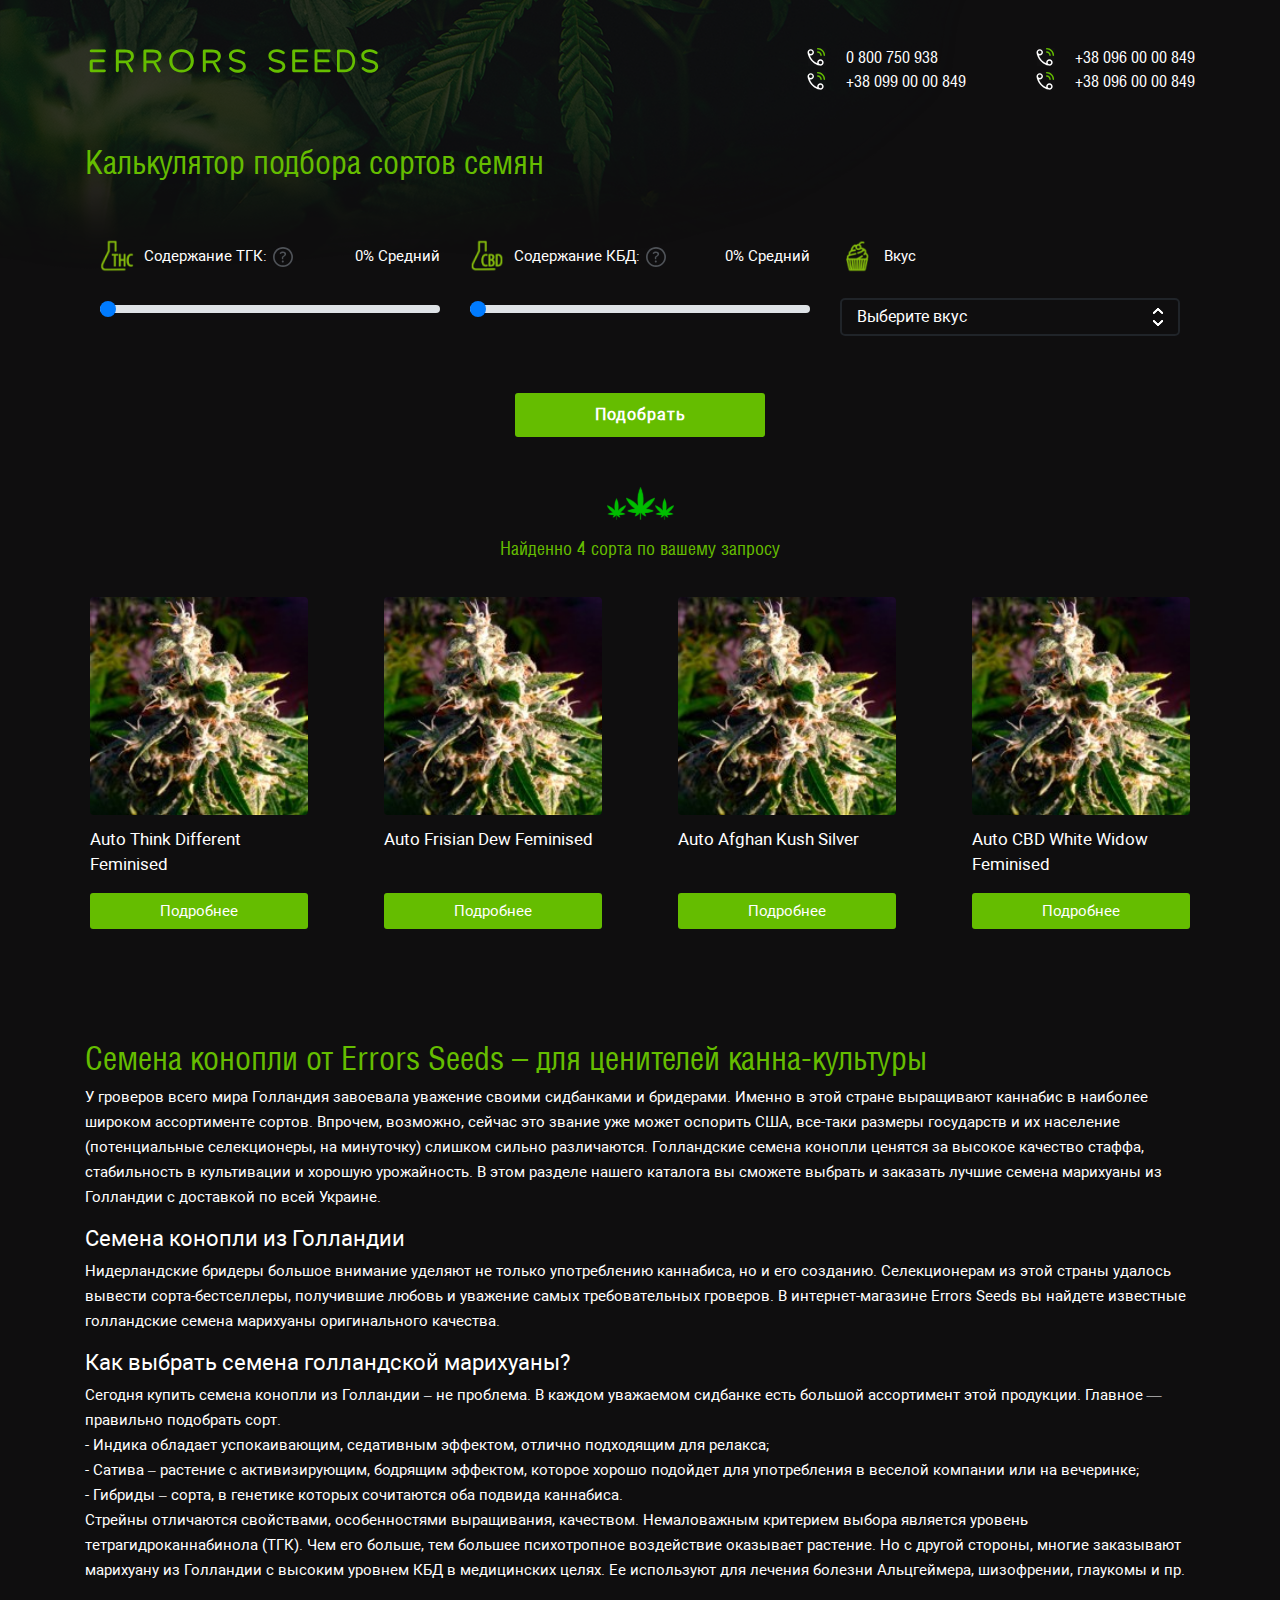
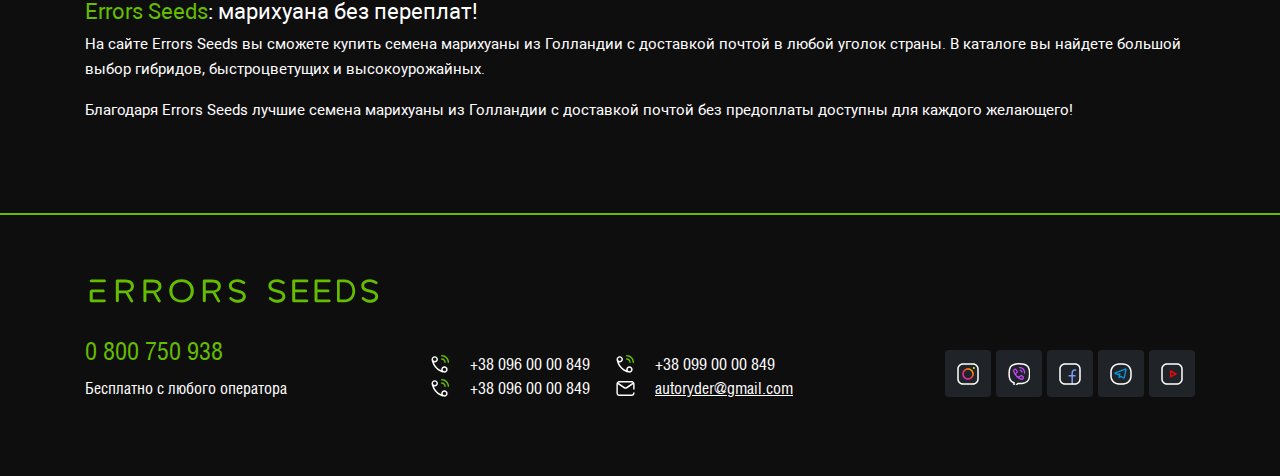
<file: calculator.html>
<!DOCTYPE html>
<html lang="ru" dir="ltr">

<head>
  <meta charset="utf-8">
  <title>Калькулятор подбора сортов семян</title>
  <link rel="stylesheet" href="https://stackpath.bootstrapcdn.com/bootstrap/4.4.1/css/bootstrap.min.css" integrity="sha384-Vkoo8x4CGsO3+Hhxv8T/Q5PaXtkKtu6ug5TOeNV6gBiFeWPGFN9MuhOf23Q9Ifjh" crossorigin="anonymous">
  <link rel="stylesheet" href="css/calcul_style.min.css">
</head>

<body>
  <header class="container">
    <div class="logo">
      <a href="https://errors-seeds.com.ua/" class="big_logo">
        <svg version="1.1" xmlns:x="&amp;ns_extend;" xmlns:i="&amp;ns_ai;" xmlns:graph="&amp;ns_graphs;" xmlns="http://www.w3.org/2000/svg" xmlns:xlink="http://www.w3.org/1999/xlink" x="0px" y="0px" viewBox="0 0 328.5 34.2"
          style="enable-background:new 0 0 328.5 34.2;" xml:space="preserve">
          <switch>
            <foreignObject requiredExtensions="&amp;ns_ai;" x="0" y="0" width="1" height="1">
              <i:pgfref xlink:href="#adobe_illustrator_pgf">
              </i:pgfref>
            </foreignObject>
            <g i:extraneous="self">
              <g>
                <path d="M105.7,4.6c-8.2,0-13.4,5.3-13.5,12.7c0.2,7.4,5.3,12.8,13.5,12.8c8.2,0,13.4-5.3,13.5-12.8
            				C119.1,10,113.9,4.6,105.7,4.6L105.7,4.6z M105.7,27.1c-6.4,0-10-4.3-10-9.7c0-5.5,3.6-9.7,10-9.7c6.4,0,10,4.3,10,9.7
            				C115.7,22.9,112.1,27.1,105.7,27.1L105.7,27.1z"></path>
                <path d="M142.6,19c1.1-0.2,1.7-0.5,1.8-0.5c2.9-1.1,4.4-3.7,4.4-6.3c0-4.1-3-7.2-9.8-7.2h-8.4
            				c-0.9,0-1.6,0.7-1.6,1.6v21.7c0,0.9,0.7,1.6,1.6,1.6c0.9,0,1.7-0.7,1.7-1.6v-8.2h7.5c0.1,0.2,0.3,0.5,0.4,0.7l4.7,8.1l0,0
            				l0.1,0.2l0.3,0.4c0.5,0.6,1.3,0.7,2,0.3c0.7-0.5,1-1.4,0.5-2.1l-0.3-0.4L142.6,19L142.6,19z M138.7,17.1h-6.5v-9h6.4
            				c5.3,0,6.9,1.8,6.9,4.4C145.5,15.5,142.8,17.1,138.7,17.1L138.7,17.1z"></path>
                <path d="M160.8,11.7c0-2.7,2.8-4,6.4-4c2.2,0,4.8,1.5,6.3,2.2c0.2,0.1,0.4,0.1,0.6,0.1c0.9,0,1.4-0.8,1.4-1.5
            				c0-0.9-0.5-1.2-1-1.4c-1.7-0.8-4.1-2.4-7.6-2.4c-6.1,0-9.3,3.3-9.3,7.3c0,8.7,15.3,5.8,15.3,11.1c0,3.1-2.7,4.1-6.3,4.1
            				c-3.1,0-5.4-2.3-6.4-2.9c-0.2-0.1-0.5-0.1-0.7-0.1c-0.9,0-1.5,0.7-1.5,1.5c0,0.6,0.5,1.1,1,1.5c1.8,1.3,4.3,3.2,7.9,3.2
            				c5.6,0,9.2-2.9,9.2-6.9C176.1,13.8,160.8,17.8,160.8,11.7L160.8,11.7L160.8,11.7z"></path>
                <path d="M243,26.8h-12.8v-7.9h11.5c0.9,0,1.6-0.6,1.6-1.5c0-0.9-0.7-1.5-1.6-1.5h-11.5V8H243c0.9,0,1.6-0.6,1.6-1.5
            				c0-0.9-0.7-1.5-1.6-1.5h-14.5c-0.9,0-1.6,0.7-1.6,1.6v21.6c0,0.9,0.7,1.6,1.6,1.6H243c0.9,0,1.6-0.6,1.6-1.5
            				C244.5,27.5,243.9,26.8,243,26.8L243,26.8z"></path>
                <path d="M267.4,26.8h-12.8v-7.9h11.5c0.9,0,1.6-0.6,1.6-1.5c0-0.9-0.7-1.5-1.6-1.5h-11.5V8h12.8
            				c0.9,0,1.6-0.6,1.6-1.5c0-0.9-0.7-1.5-1.6-1.5H253c-0.9,0-1.6,0.7-1.6,1.6v21.6c0,0.9,0.7,1.6,1.6,1.6h14.5
            				c0.9,0,1.6-0.6,1.6-1.5C269,27.5,268.3,26.8,267.4,26.8L267.4,26.8z"></path>
                <path d="M284.2,5h-6.7c-0.8,0-1.5,0.7-1.5,1.6v21.6c0,0.9,0.7,1.6,1.5,1.6h6.7c7.9,0,11.7-6.4,11.7-12.4
            				C295.9,11.4,292.1,5,284.2,5L284.2,5z M283.8,26.8h-4.8V8h4.8c5.5,0,9.1,3.8,9.1,9.4C292.9,22.9,289.4,26.8,283.8,26.8
            				L283.8,26.8z"></path>
                <path d="M77.5,19c1.1-0.2,1.7-0.5,1.8-0.5c2.9-1.1,4.4-3.7,4.4-6.3c0-4.1-3-7.2-9.8-7.2h-8.4c-0.9,0-1.6,0.7-1.6,1.6
            				v21.7c0,0.9,0.7,1.6,1.6,1.6c0.9,0,1.7-0.7,1.7-1.6v-8.2h7.5c0.1,0.2,0.3,0.5,0.4,0.7l4.7,8.1l0,0l0.1,0.2l0.3,0.4
            				c0.5,0.6,1.3,0.7,2,0.3c0.7-0.5,1-1.4,0.5-2.1l-0.3-0.4L77.5,19L77.5,19z M73.6,17.1h-6.5v-9h6.4c5.3,0,6.9,1.8,6.9,4.4
            				C80.4,15.5,77.7,17.1,73.6,17.1L73.6,17.1z"></path>
                <path d="M47.3,19c1.1-0.2,1.7-0.5,1.8-0.5c2.9-1.1,4.4-3.7,4.4-6.3c0-4.1-3-7.2-9.8-7.2h-8.4c-0.9,0-1.6,0.7-1.6,1.6
            				v21.7c0,0.9,0.7,1.6,1.6,1.6s1.7-0.7,1.7-1.6v-8.2h7.5c0.1,0.2,0.3,0.5,0.4,0.7l4.7,8.1l0,0l0.1,0.2l0.3,0.4
            				c0.5,0.6,1.3,0.7,2,0.3c0.7-0.5,1-1.4,0.5-2.1l-0.3-0.4L47.3,19L47.3,19z M43.5,17.1h-6.5v-9h6.4c5.3,0,6.9,1.8,6.9,4.4
            				C50.2,15.5,47.5,17.1,43.5,17.1L43.5,17.1z"></path>
                <path d="M204.1,11.7c0-2.7,2.8-4,6.4-4c2.2,0,4.8,1.5,6.3,2.2c0.2,0.1,0.4,0.1,0.6,0.1c0.9,0,1.4-0.8,1.4-1.5
            				c0-0.9-0.5-1.2-1-1.4c-1.7-0.8-4.1-2.4-7.6-2.4c-6.1,0-9.3,3.3-9.3,7.3c0,8.7,15.3,5.8,15.3,11.1c0,3.1-2.7,4.1-6.3,4.1
            				c-3.1,0-5.4-2.3-6.4-2.9c-0.2-0.1-0.5-0.1-0.7-0.1c-0.9,0-1.5,0.7-1.5,1.5c0,0.6,0.5,1.1,1,1.5c1.8,1.3,4.3,3.2,7.9,3.2
            				c5.6,0,9.2-2.9,9.2-6.9C219.4,13.8,204.1,17.8,204.1,11.7L204.1,11.7L204.1,11.7z"></path>
                <path d="M305.8,11.7c0-2.7,2.8-4,6.4-4c2.2,0,4.8,1.5,6.3,2.2c0.2,0.1,0.4,0.1,0.6,0.1c0.9,0,1.4-0.8,1.4-1.5
            				c0-0.9-0.5-1.2-1-1.4c-1.7-0.8-4.1-2.4-7.6-2.4c-6.1,0-9.3,3.3-9.3,7.3c0,8.7,15.3,5.8,15.3,11.1c0,3.1-2.7,4.1-6.3,4.1
            				c-3.1,0-5.4-2.3-6.4-2.9c-0.2-0.1-0.5-0.1-0.7-0.1c-0.9,0-1.5,0.7-1.5,1.5c0,0.6,0.5,1.1,1,1.5c1.8,1.3,4.3,3.2,7.9,3.2
            				c5.6,0,9.2-2.9,9.2-6.9C321.1,13.8,305.8,17.8,305.8,11.7L305.8,11.7L305.8,11.7z"></path>
                <path d="M21.2,26.8H8.4v-7.9h11.5c0.9,0,1.6-0.6,1.6-1.5c0-0.9-0.7-1.5-1.6-1.5h-9H8.4c-2,0-3.3,0.5-3.3,2.7v9.6
            				c0,0.9,0.7,1.6,1.6,1.6h14.5c0.9,0,1.6-0.6,1.6-1.5C22.8,27.5,22.1,26.8,21.2,26.8L21.2,26.8z M8.4,8h2.5h10.3
            				c0.9,0,1.6-0.6,1.6-1.5c0-0.9-0.7-1.5-1.6-1.5H6.8C5.8,5,5.1,5.8,5.1,6.6C5.1,8.4,7.4,8,8.4,8L8.4,8L8.4,8z"></path>
              </g>
            </g>
          </switch>
        </svg>
      </a>
      <a href="https://errors-seeds.com.ua/" class="small_logo">
        <svg version="1.1" xmlns="http://www.w3.org/2000/svg" xmlns:xlink="http://www.w3.org/1999/xlink" x="0px" y="0px" viewBox="0 0 225 160" style="fill: #65bd00;" xml:space="preserve">
          <g>
            <path class="st0" d="M93.7,134.7H22V90.6h64.4c4.8,0,8.7-3.6,8.7-8.3c0-4.8-3.8-8.5-8.7-8.5H36.1H22c-11.3,0-18.4,2.7-18.4,15.2
            		v53.7c0,5,4,8.9,9.1,8.9h80.9c4.8,0,8.7-3.6,8.7-8.3C102.3,138.5,98.5,134.7,93.7,134.7L93.7,134.7z M22,29.9h14.1h57.6
            		c4.8,0,8.7-3.6,8.7-8.3c0-4.8-3.8-8.5-8.7-8.5H12.7c-5,0-9.1,4.2-9.1,9.1C3.7,31.9,16.1,30,22,29.9L22,29.9L22,29.9z"></path>
            <path class="st0" d="M138.2,50.3c0-14.9,15.5-22.6,35.9-22.6c12.3,0,27,8.3,35.1,12.4c1,0.5,2.2,0.8,3.2,0.8c5,0,8.1-4.4,8.1-8.3
            		c0-4.8-2.9-6.7-5.6-7.9C205.2,20.2,192,11,172,11c-34.1,0-52.3,18.7-52.3,40.7c0,48.8,85.8,32.6,85.8,62
            		c0,17.3-15.3,22.8-35.3,22.8c-17.4,0-30-12.9-35.9-16.3c-1.3-0.8-2.6-0.8-3.8-0.8c-5,0-8.3,4-8.3,8.3c0,3.6,3,6.3,5.6,8.1
            		c10.1,7.3,24,17.7,44.2,17.7c31.3,0,51.7-16.3,51.7-38.7C223.7,62.4,138.2,84.7,138.2,50.3L138.2,50.3L138.2,50.3z"></path>
          </g>
        </svg>
      </a>
    </div>
    <div class="phones">
      <button type="button" class="btn btn_modal" data-target="phones">
        <img src="img/phone.svg" alt="">
        <span>Связь с нами</span>
      </button>
      <div class="phone_block">
        <div class="item">
          <img src="img/phone.svg" alt="">
          <a href="tel:0800750938">0 800 750 938</a>
        </div>
        <div class="item">
          <img src="img/phone.svg" alt="">
          <a href="tel:+380960000849">+38 096 00 00 849</a>
        </div>
        <div class="item">
          <img src="img/phone.svg" alt="">
          <a href="tel:+380990000849">+38 099 00 00 849</a>
        </div>
        <div class="item">
          <img src="img/phone.svg" alt="">
          <a href="tel:+380960000849">+38 096 00 00 849</a>
        </div>
      </div>
    </div>
  </header>
  <div class="calcul_block">
    <div class="container">
      <div class="d-flex justify-content-between align-items-start top">
        <h1>Калькулятор подбора сортов семян</h1>
        <button type="button" class="btn_info btn_modal" data-target="info">
          <svg width="24" height="24" viewBox="0 0 20 20" fill="none" xmlns="http://www.w3.org/2000/svg">
            <path fill-rule="evenodd" clip-rule="evenodd" d="M0 10C0 4.48582 4.48582 0 10 0C15.5142 0 20 4.48582 20 10C20 15.5142 15.5142 20 10 20C4.48582 20 0 15.5142 0 10ZM1.66668 10C1.66668 14.595 5.405 18.3333 10 18.3333C14.595 18.3333 18.3333 14.595 18.3333 10C18.3333 5.405 14.595 1.66668 10 1.66668C5.405 1.66668 1.66668 5.405 1.66668 10ZM9.98331 4.55837C8.80831 4.52337 7.67331 4.98669 6.85831 5.83337C6.76413 5.95169 6.71413 6.09919 6.71663 6.25005C6.72081 6.61923 7.01413 6.92005 7.38331 6.93337C7.55499 6.93419 7.72081 6.87169 7.84999 6.75837C8.36667 6.22255 9.08081 5.92169 9.82499 5.92505C10.95 5.92505 11.4917 6.53337 11.4917 7.25005C11.4917 7.96665 10.8965 8.39022 10.2624 8.84144C9.53978 9.35569 8.76667 9.90587 8.76667 10.9667C8.76667 11.4501 9.06667 12.3417 9.69167 12.3417H9.70835C10.0442 12.3417 10.3167 12.0692 10.3167 11.7334C10.3167 11.6209 10.2771 11.5167 10.2375 11.4126C10.1979 11.3084 10.1583 11.2042 10.1583 11.0917C10.1583 10.4198 10.7469 10.0071 11.4028 9.54717C12.2111 8.98037 13.1215 8.34194 13.1583 7.05841C13.1583 5.64173 11.9583 4.55837 9.98331 4.55837ZM9.7915 13.4751C9.24732 13.4843 8.809 13.9226 8.79982 14.4668C8.799 14.4834 8.799 14.5009 8.79982 14.5176C8.819 15.0651 9.27732 15.4934 9.82482 15.4751H9.7915C10.3415 15.4659 10.7832 15.0176 10.7832 14.4668C10.7698 13.9243 10.334 13.4884 9.7915 13.4751Z" fill="#65bd00"/>
          </svg>
        </button>
      </div>
      <form class="calculator_form" action="" method="post" id="calculator">
        <div class="form-group d-flex align-items-stretch">
          <div class="col-12 col-lg-4 col-md-6 thc">
            <label for="thc_range">
              <div class="d-flex align-items-center">
                <img src="img/thc.png" alt="">
                <span>Содержание ТГК:</span>
                <button type="button" class="btn_info" data-container="body" data-toggle="popover" data-placement="top" data-trigger="focus" data-content="Дельта-9-тетрагидроканнабинол (ТГК) - это химическое вещество, выделяемое железами растения марихуаны. Он содержится в больших дозах вокруг репродуктивных органов, а также в смолистых железах соцветий женского растения">
                  <svg width="20" height="20" viewBox="0 0 20 20" fill="none" xmlns="http://www.w3.org/2000/svg">
                    <path fill-rule="evenodd" clip-rule="evenodd" d="M0 10C0 4.48582 4.48582 0 10 0C15.5142 0 20 4.48582 20 10C20 15.5142 15.5142 20 10 20C4.48582 20 0 15.5142 0 10ZM1.66668 10C1.66668 14.595 5.405 18.3333 10 18.3333C14.595 18.3333 18.3333 14.595 18.3333 10C18.3333 5.405 14.595 1.66668 10 1.66668C5.405 1.66668 1.66668 5.405 1.66668 10ZM9.98331 4.55837C8.80831 4.52337 7.67331 4.98669 6.85831 5.83337C6.76413 5.95169 6.71413 6.09919 6.71663 6.25005C6.72081 6.61923 7.01413 6.92005 7.38331 6.93337C7.55499 6.93419 7.72081 6.87169 7.84999 6.75837C8.36667 6.22255 9.08081 5.92169 9.82499 5.92505C10.95 5.92505 11.4917 6.53337 11.4917 7.25005C11.4917 7.96665 10.8965 8.39022 10.2624 8.84144C9.53978 9.35569 8.76667 9.90587 8.76667 10.9667C8.76667 11.4501 9.06667 12.3417 9.69167 12.3417H9.70835C10.0442 12.3417 10.3167 12.0692 10.3167 11.7334C10.3167 11.6209 10.2771 11.5167 10.2375 11.4126C10.1979 11.3084 10.1583 11.2042 10.1583 11.0917C10.1583 10.4198 10.7469 10.0071 11.4028 9.54717C12.2111 8.98037 13.1215 8.34194 13.1583 7.05841C13.1583 5.64173 11.9583 4.55837 9.98331 4.55837ZM9.7915 13.4751C9.24732 13.4843 8.809 13.9226 8.79982 14.4668C8.799 14.4834 8.799 14.5009 8.79982 14.5176C8.819 15.0651 9.27732 15.4934 9.82482 15.4751H9.7915C10.3415 15.4659 10.7832 15.0176 10.7832 14.4668C10.7698 13.9243 10.334 13.4884 9.7915 13.4751Z" fill="#8F97A1"/>
                  </svg>
                </button>
              </div>
              <div class="range_percent">
                <span class="percent"><output id="Output1" class="output">0</output>%</span>
                <span class="value">Средний</span>
              </div>
            </label>
            <input type="range" id="gdskill1" name="gdskill[1]" class="custom-range" max="24" value="0" oninput="Output1.value = gdskill1.value">
            <p class="points"></p>
          </div>
          <div class="col-12 col-lg-4 col-md-6 cbd">
            <label for="cbd_range">
              <div class="d-flex align-items-center">
                <img src="img/cbd.png" alt="">
                Содержание КБД:
                <button type="button" class="btn_info" data-container="body" data-toggle="popover" data-placement="top" data-trigger="focus" data-content="Каннабидиол (КБД) — один из как минимум 113 каннабиоидов, обнаруженных в конопле. CBD является главным фитоканнабиноидом, его доля в растительном экстракте может достигать 40 %. CBD не обладает какими-либо психоактивными свойствами, какими обладает тетрагидроканнабинол (THC).">
                  <svg width="20" height="20" viewBox="0 0 20 20" fill="none" xmlns="http://www.w3.org/2000/svg">
                    <path fill-rule="evenodd" clip-rule="evenodd" d="M0 10C0 4.48582 4.48582 0 10 0C15.5142 0 20 4.48582 20 10C20 15.5142 15.5142 20 10 20C4.48582 20 0 15.5142 0 10ZM1.66668 10C1.66668 14.595 5.405 18.3333 10 18.3333C14.595 18.3333 18.3333 14.595 18.3333 10C18.3333 5.405 14.595 1.66668 10 1.66668C5.405 1.66668 1.66668 5.405 1.66668 10ZM9.98331 4.55837C8.80831 4.52337 7.67331 4.98669 6.85831 5.83337C6.76413 5.95169 6.71413 6.09919 6.71663 6.25005C6.72081 6.61923 7.01413 6.92005 7.38331 6.93337C7.55499 6.93419 7.72081 6.87169 7.84999 6.75837C8.36667 6.22255 9.08081 5.92169 9.82499 5.92505C10.95 5.92505 11.4917 6.53337 11.4917 7.25005C11.4917 7.96665 10.8965 8.39022 10.2624 8.84144C9.53978 9.35569 8.76667 9.90587 8.76667 10.9667C8.76667 11.4501 9.06667 12.3417 9.69167 12.3417H9.70835C10.0442 12.3417 10.3167 12.0692 10.3167 11.7334C10.3167 11.6209 10.2771 11.5167 10.2375 11.4126C10.1979 11.3084 10.1583 11.2042 10.1583 11.0917C10.1583 10.4198 10.7469 10.0071 11.4028 9.54717C12.2111 8.98037 13.1215 8.34194 13.1583 7.05841C13.1583 5.64173 11.9583 4.55837 9.98331 4.55837ZM9.7915 13.4751C9.24732 13.4843 8.809 13.9226 8.79982 14.4668C8.799 14.4834 8.799 14.5009 8.79982 14.5176C8.819 15.0651 9.27732 15.4934 9.82482 15.4751H9.7915C10.3415 15.4659 10.7832 15.0176 10.7832 14.4668C10.7698 13.9243 10.334 13.4884 9.7915 13.4751Z" fill="#8F97A1"/>
                  </svg>
                </button>
              </div>
              <div class="range_percent">
                <span class="percent"><output id="Output2" class="output">0</output>%</span>
                <span class="value">Средний</span>
              </div>
            </label>
            <input type="range" id="gdskill2" name="gdskill[2]" class="custom-range" max="10" value="0"
            list="ticks" oninput="Output2.value = gdskill2.value">
            <p class="points"></p>
          </div>
          <div class="taste col-12 col-lg-4 col-md-6">
            <label>
              <div class="d-flex align-items-center">
                <img src="img/cake.png" alt="">
                Вкус
              </div>
            </label>
            <div class="d-flex align-items-center custom-sel-wrapper">
              <div class="custom-sel" id="input-sort" onchange="">
                <div class="custom-sel__trigger">
                  <span>Выберите вкус</span>
                  <img src="img/arrows.svg" alt="">
                  </div>
                <div class="custom-options">
                  <span class="custom-option" data-value="">Нечто странное</span>
                  <span class="custom-option" data-value="">Ягодный</span>
                  <span class="custom-option" data-value="">Нечто странное</span>
                  <span class="custom-option" data-value="">Ягодный</span>
                  <span class="custom-option" data-value="">Нечто странное</span>
                  <span class="custom-option" data-value="">Ягодный</span>
                  <span class="custom-option" data-value="">Нечто странное</span>
                  <span class="custom-option" data-value="">Ягодный</span>
                  <span class="custom-option" data-value="">Нечто странное</span>
                  <span class="custom-option" data-value="">Ягодный</span>
                </div>
              </div>
            </div>
          </div>
        </div>
        <button type="button" name="button" class="selection">
          <span>Подобрать</span>
          <img src="img/loader.svg" alt="" class="loader">
        </button>
      </form>
    </div>
  </div>
  <div class="products">
    <div class="container">
      <div class="head">
        <div class="cannadis">
          <img src="img/cannabis.svg">
          <img src="img/cannabis.svg">
          <img src="img/cannabis.svg">
        </div>
        <!-- <p>Ничего не найденно <span>по вашему запросу</span></p> -->
        <p>Найденно 4 сорта <span>по вашему запросу</span></p>
      </div>
      <div class="products_block">
        <div class="item">
          <div>
            <img src="img/prod.png" alt="">
            <p class="prod_name">Auto Think Different Feminised</p>
          </div>
          <a href="#" class="more_btn">Подробнее</a>
        </div>
        <div class="item">
          <div>
            <img src="img/prod.png" alt="">
            <p class="prod_name">Auto Frisian Dew Feminised</p>
          </div>
          <a href="#" class="more_btn">Подробнее</a>
        </div>
        <div class="item">
          <div>
            <img src="img/prod.png" alt="">
            <p class="prod_name">Auto Afghan Kush Silver</p>
          </div>
          <a href="#" class="more_btn">Подробнее</a>
        </div>
        <div class="item">
          <div>
            <img src="img/prod.png" alt="">
            <p class="prod_name">Auto CBD White Widow Feminised</p>
          </div>
          <a href="#" class="more_btn">Подробнее</a>
        </div>
      </div>
    </div>
  </div>
  <div class="text container">
    <div class="toggle_xs">
      <h2>Семена конопли от Errors Seeds – для ценителей канна-культуры</h2>
      <p>У гроверов всего мира Голландия завоевала уважение своими сидбанками и бридерами. Именно в этой стране выращивают каннабис в наиболее широком ассортименте сортов. Впрочем, возможно, сейчас это звание уже может оспорить США, все-таки размеры государств и их население (потенциальные селекционеры, на минуточку) слишком сильно различаются. Голландские семена конопли ценятся за высокое качество стаффа, стабильность в культивации и хорошую урожайность. В этом разделе нашего каталога вы сможете выбрать и заказать лучшие семена марихуаны из Голландии с доставкой по всей Украине.</p>
      <h3>Семена конопли из Голландии</h3>
      <p>Нидерландские бридеры большое внимание уделяют не только употреблению каннабиса, но и его созданию. Селекционерам из этой страны удалось вывести сорта-бестселлеры, получившие любовь и уважение самых требовательных гроверов. В интернет-магазине Errors Seeds вы найдете известные голландские семена марихуаны оригинального качества.</p>
      <h3>Как выбрать семена голландской марихуаны?</h3>
      <p>Сегодня купить семена конопли из Голландии – не проблема. В каждом уважаемом сидбанке есть большой ассортимент этой продукции. Главное — правильно подобрать сорт.<br>
        - Индика обладает успокаивающим, седативным эффектом, отлично подходящим для релакса;<br>
        - Сатива – растение с активизирующим, бодрящим эффектом, которое хорошо подойдет для употребления в веселой компании или на вечеринке;<br>
        - Гибриды – сорта, в генетике которых сочитаются оба подвида каннабиса.<br>
        Стрейны отличаются свойствами, особенностями выращивания, качеством. Немаловажным критерием выбора является уровень тетрагидроканнабинола (ТГК). Чем его больше, тем большее психотропное воздействие оказывает растение. Но с другой стороны, многие заказывают марихуану из Голландии с высоким уровнем КБД в медицинских целях. Ее используют для лечения болезни Альцгеймера, шизофрении, глаукомы и пр.</p>
        <h3><span class="green">Errors Seeds</span>: марихуана без переплат!</h3>
        <p>На сайте Errors Seeds вы сможете купить семена марихуаны из Голландии с доставкой почтой в любой уголок страны. В каталоге вы найдете большой выбор гибридов, быстроцветущих и высокоурожайных.</p>
        <p>Благодаря Errors Seeds лучшие семена марихуаны из Голландии с доставкой почтой без предоплаты доступны для каждого желающего!</p>
    </div>
    <span class="show_all"><span class="hidd1">Читать полностью</span> <span class="hidd2">Свернуть</span> <img src="img/chevron-down-solid.svg" alt=""> </span>
  </div>
  <footer>
    <div class="container">
      <a href="https://errors-seeds.com.ua/" class="big_logo">
        <svg version="1.1" xmlns:x="&amp;ns_extend;" xmlns:i="&amp;ns_ai;" xmlns:graph="&amp;ns_graphs;" xmlns="http://www.w3.org/2000/svg" xmlns:xlink="http://www.w3.org/1999/xlink" x="0px" y="0px" viewBox="0 0 328.5 34.2"
          style="enable-background:new 0 0 328.5 34.2;" xml:space="preserve">
          <switch>
            <foreignObject requiredExtensions="&amp;ns_ai;" x="0" y="0" width="1" height="1">
              <i:pgfref xlink:href="#adobe_illustrator_pgf">
              </i:pgfref>
            </foreignObject>
            <g i:extraneous="self">
              <g>
                <path d="M105.7,4.6c-8.2,0-13.4,5.3-13.5,12.7c0.2,7.4,5.3,12.8,13.5,12.8c8.2,0,13.4-5.3,13.5-12.8
                    C119.1,10,113.9,4.6,105.7,4.6L105.7,4.6z M105.7,27.1c-6.4,0-10-4.3-10-9.7c0-5.5,3.6-9.7,10-9.7c6.4,0,10,4.3,10,9.7
                    C115.7,22.9,112.1,27.1,105.7,27.1L105.7,27.1z"></path>
                <path d="M142.6,19c1.1-0.2,1.7-0.5,1.8-0.5c2.9-1.1,4.4-3.7,4.4-6.3c0-4.1-3-7.2-9.8-7.2h-8.4
                    c-0.9,0-1.6,0.7-1.6,1.6v21.7c0,0.9,0.7,1.6,1.6,1.6c0.9,0,1.7-0.7,1.7-1.6v-8.2h7.5c0.1,0.2,0.3,0.5,0.4,0.7l4.7,8.1l0,0
                    l0.1,0.2l0.3,0.4c0.5,0.6,1.3,0.7,2,0.3c0.7-0.5,1-1.4,0.5-2.1l-0.3-0.4L142.6,19L142.6,19z M138.7,17.1h-6.5v-9h6.4
                    c5.3,0,6.9,1.8,6.9,4.4C145.5,15.5,142.8,17.1,138.7,17.1L138.7,17.1z"></path>
                <path d="M160.8,11.7c0-2.7,2.8-4,6.4-4c2.2,0,4.8,1.5,6.3,2.2c0.2,0.1,0.4,0.1,0.6,0.1c0.9,0,1.4-0.8,1.4-1.5
                    c0-0.9-0.5-1.2-1-1.4c-1.7-0.8-4.1-2.4-7.6-2.4c-6.1,0-9.3,3.3-9.3,7.3c0,8.7,15.3,5.8,15.3,11.1c0,3.1-2.7,4.1-6.3,4.1
                    c-3.1,0-5.4-2.3-6.4-2.9c-0.2-0.1-0.5-0.1-0.7-0.1c-0.9,0-1.5,0.7-1.5,1.5c0,0.6,0.5,1.1,1,1.5c1.8,1.3,4.3,3.2,7.9,3.2
                    c5.6,0,9.2-2.9,9.2-6.9C176.1,13.8,160.8,17.8,160.8,11.7L160.8,11.7L160.8,11.7z"></path>
                <path d="M243,26.8h-12.8v-7.9h11.5c0.9,0,1.6-0.6,1.6-1.5c0-0.9-0.7-1.5-1.6-1.5h-11.5V8H243c0.9,0,1.6-0.6,1.6-1.5
                    c0-0.9-0.7-1.5-1.6-1.5h-14.5c-0.9,0-1.6,0.7-1.6,1.6v21.6c0,0.9,0.7,1.6,1.6,1.6H243c0.9,0,1.6-0.6,1.6-1.5
                    C244.5,27.5,243.9,26.8,243,26.8L243,26.8z"></path>
                <path d="M267.4,26.8h-12.8v-7.9h11.5c0.9,0,1.6-0.6,1.6-1.5c0-0.9-0.7-1.5-1.6-1.5h-11.5V8h12.8
                    c0.9,0,1.6-0.6,1.6-1.5c0-0.9-0.7-1.5-1.6-1.5H253c-0.9,0-1.6,0.7-1.6,1.6v21.6c0,0.9,0.7,1.6,1.6,1.6h14.5
                    c0.9,0,1.6-0.6,1.6-1.5C269,27.5,268.3,26.8,267.4,26.8L267.4,26.8z"></path>
                <path d="M284.2,5h-6.7c-0.8,0-1.5,0.7-1.5,1.6v21.6c0,0.9,0.7,1.6,1.5,1.6h6.7c7.9,0,11.7-6.4,11.7-12.4
                    C295.9,11.4,292.1,5,284.2,5L284.2,5z M283.8,26.8h-4.8V8h4.8c5.5,0,9.1,3.8,9.1,9.4C292.9,22.9,289.4,26.8,283.8,26.8
                    L283.8,26.8z"></path>
                <path d="M77.5,19c1.1-0.2,1.7-0.5,1.8-0.5c2.9-1.1,4.4-3.7,4.4-6.3c0-4.1-3-7.2-9.8-7.2h-8.4c-0.9,0-1.6,0.7-1.6,1.6
                    v21.7c0,0.9,0.7,1.6,1.6,1.6c0.9,0,1.7-0.7,1.7-1.6v-8.2h7.5c0.1,0.2,0.3,0.5,0.4,0.7l4.7,8.1l0,0l0.1,0.2l0.3,0.4
                    c0.5,0.6,1.3,0.7,2,0.3c0.7-0.5,1-1.4,0.5-2.1l-0.3-0.4L77.5,19L77.5,19z M73.6,17.1h-6.5v-9h6.4c5.3,0,6.9,1.8,6.9,4.4
                    C80.4,15.5,77.7,17.1,73.6,17.1L73.6,17.1z"></path>
                <path d="M47.3,19c1.1-0.2,1.7-0.5,1.8-0.5c2.9-1.1,4.4-3.7,4.4-6.3c0-4.1-3-7.2-9.8-7.2h-8.4c-0.9,0-1.6,0.7-1.6,1.6
                    v21.7c0,0.9,0.7,1.6,1.6,1.6s1.7-0.7,1.7-1.6v-8.2h7.5c0.1,0.2,0.3,0.5,0.4,0.7l4.7,8.1l0,0l0.1,0.2l0.3,0.4
                    c0.5,0.6,1.3,0.7,2,0.3c0.7-0.5,1-1.4,0.5-2.1l-0.3-0.4L47.3,19L47.3,19z M43.5,17.1h-6.5v-9h6.4c5.3,0,6.9,1.8,6.9,4.4
                    C50.2,15.5,47.5,17.1,43.5,17.1L43.5,17.1z"></path>
                <path d="M204.1,11.7c0-2.7,2.8-4,6.4-4c2.2,0,4.8,1.5,6.3,2.2c0.2,0.1,0.4,0.1,0.6,0.1c0.9,0,1.4-0.8,1.4-1.5
                    c0-0.9-0.5-1.2-1-1.4c-1.7-0.8-4.1-2.4-7.6-2.4c-6.1,0-9.3,3.3-9.3,7.3c0,8.7,15.3,5.8,15.3,11.1c0,3.1-2.7,4.1-6.3,4.1
                    c-3.1,0-5.4-2.3-6.4-2.9c-0.2-0.1-0.5-0.1-0.7-0.1c-0.9,0-1.5,0.7-1.5,1.5c0,0.6,0.5,1.1,1,1.5c1.8,1.3,4.3,3.2,7.9,3.2
                    c5.6,0,9.2-2.9,9.2-6.9C219.4,13.8,204.1,17.8,204.1,11.7L204.1,11.7L204.1,11.7z"></path>
                <path d="M305.8,11.7c0-2.7,2.8-4,6.4-4c2.2,0,4.8,1.5,6.3,2.2c0.2,0.1,0.4,0.1,0.6,0.1c0.9,0,1.4-0.8,1.4-1.5
                    c0-0.9-0.5-1.2-1-1.4c-1.7-0.8-4.1-2.4-7.6-2.4c-6.1,0-9.3,3.3-9.3,7.3c0,8.7,15.3,5.8,15.3,11.1c0,3.1-2.7,4.1-6.3,4.1
                    c-3.1,0-5.4-2.3-6.4-2.9c-0.2-0.1-0.5-0.1-0.7-0.1c-0.9,0-1.5,0.7-1.5,1.5c0,0.6,0.5,1.1,1,1.5c1.8,1.3,4.3,3.2,7.9,3.2
                    c5.6,0,9.2-2.9,9.2-6.9C321.1,13.8,305.8,17.8,305.8,11.7L305.8,11.7L305.8,11.7z"></path>
                <path d="M21.2,26.8H8.4v-7.9h11.5c0.9,0,1.6-0.6,1.6-1.5c0-0.9-0.7-1.5-1.6-1.5h-9H8.4c-2,0-3.3,0.5-3.3,2.7v9.6
                    c0,0.9,0.7,1.6,1.6,1.6h14.5c0.9,0,1.6-0.6,1.6-1.5C22.8,27.5,22.1,26.8,21.2,26.8L21.2,26.8z M8.4,8h2.5h10.3
                    c0.9,0,1.6-0.6,1.6-1.5c0-0.9-0.7-1.5-1.6-1.5H6.8C5.8,5,5.1,5.8,5.1,6.6C5.1,8.4,7.4,8,8.4,8L8.4,8L8.4,8z"></path>
              </g>
            </g>
          </switch>
        </svg>
      </a>
      <div class="footer_item">
        <div class="item freecall">
          <a href="tel:0800750938">0 800 750 938</a>
          <p>Бесплатно с любого оператора</p>
        </div>
        <div class="phone_block">
          <div class="item">
            <img src="img/phone.svg" alt="">
            <a href="tel:+380960000849">+38 096 00 00 849</a>
          </div>
          <div class="item">
            <img src="img/phone.svg" alt="">
            <a href="tel:+380990000849">+38 099 00 00 849</a>
          </div>
          <div class="item">
            <img src="img/phone.svg" alt="">
            <a href="tel:+380960000849">+38 096 00 00 849</a>
          </div>
          <div class="item mail">
            <svg width="19" height="15" viewBox="0 0 19 15" fill="none" xmlns="http://www.w3.org/2000/svg">
            <path d="M17.8697 8.86189C18.2615 8.86189 18.579 8.51839 18.579 8.09463V3.06905C18.579 1.37678 17.3063 0 15.7419 0H3.25831C1.6939 0 0.421143 1.37678 0.421143 3.06905V11.9309C0.421143 13.6232 1.6939 15 3.25831 15H15.7419C17.3063 15 18.579 13.6232 18.579 11.9309C18.579 11.5072 18.2615 11.1637 17.8697 11.1637C17.478 11.1637 17.1605 11.5072 17.1605 11.9309C17.1605 12.7771 16.5241 13.4655 15.7419 13.4655H3.25831C2.47611 13.4655 1.83973 12.7771 1.83973 11.9309V3.23164L8.00189 7.37659C8.46395 7.68737 8.98202 7.84277 9.50009 7.84277C10.0182 7.84277 10.5362 7.68737 10.9983 7.37659L17.1605 3.23164V8.09463C17.1605 8.51839 17.478 8.86189 17.8697 8.86189ZM10.2492 6.07343C9.78714 6.38421 9.21304 6.38424 8.75101 6.07343L2.4316 1.82271C2.66453 1.64141 2.95009 1.53453 3.25831 1.53453H15.7419C16.0501 1.53453 16.3357 1.64144 16.5686 1.82275L10.2492 6.07343Z" fill="white"/>
            </svg>
            <a href="mailto:autoryder@gmail.com">autoryder@gmail.com</a>
          </div>
        </div>
        <div class="social">
          <a href="https://www.instagram.com/errorsseeds_ua/" id="instagram" class="item" target="_blank">
            <img src="img/instagram.svg" alt="instagram">
          </a>
          <a href="viber://tel:80930000849" class="item">
            <img src="img/viber.svg" alt="viber">
          </a>
          <a target="_blank" href="https://www.facebook.com/esuacom/" class="item">
            <img src="img/facebook.svg" alt="ES facebook">
          </a>
          <a target="_blank" href="https://t.me/Errors_Seeds" class="item">
            <img src="img/telegram.svg" alt="ES telegram">
          </a>
          <a target="_blank" href="https://www.youtube.com/channel/UCWk-ZUoQ82Y2cJWkTS_3kLQ" class="item">
            <img src="img/youtube.svg" alt="ES YouTube">
          </a>
        </div>
      </div>
    </div>
  </footer>


  <div id="phones" data-id="phones" class="modalblock">
    <div class="modalhead">
      <h3>Связь с нами</h3>
      <button type="button" name="close" class="close">
        <svg width="17" height="17" viewBox="0 0 17 17" fill="none" xmlns="http://www.w3.org/2000/svg">
          <path d="M0.387718 0.975916C-0.129241 1.47457 -0.129238 2.28304 0.387718 2.7817L6.31592 8.5L0.387718 14.2183C-0.129241 14.717 -0.129238 15.5254 0.387718 16.0241C0.904674 16.5227 1.74282 16.5227 2.25978 16.0241L8.18799 10.3058L14.7402 16.626C15.2572 17.1247 16.0953 17.1247 16.6123 16.626C17.1292 16.1274 17.1292 15.3189 16.6123 14.8202L10.0601 8.5L16.6123 2.17977C17.1292 1.68112 17.1292 0.872642 16.6123 0.37399C16.0953 -0.124662 15.2572 -0.124664 14.7402 0.37399L8.18799 6.69422L2.25978 0.975916C1.74283 0.477265 0.904676 0.477262 0.387718 0.975916Z" fill="white"/>
        </svg>
      </button>
    </div>
    <div class="modalBoddy phone_block">
      <div class="item freecall">
        <a href="tel:0800750938">0 800 750 938</a>
        <p>Бесплатно с любого оператора</p>
      </div>
      <div class="item">
        <img src="img/phone.svg" alt="">
        <a href="tel:+380960000849">+38 096 00 00 849</a>
      </div>
      <div class="item">
        <img src="img/phone.svg" alt="">
        <a href="tel:+380990000849">+38 099 00 00 849</a>
      </div>
      <div class="item">
        <img src="img/phone.svg" alt="">
        <a href="tel:+380960000849">+38 096 00 00 849</a>
      </div>
      <div class="item mail">
        <svg width="19" height="15" viewBox="0 0 19 15" fill="none" xmlns="http://www.w3.org/2000/svg">
        <path d="M17.8697 8.86189C18.2615 8.86189 18.579 8.51839 18.579 8.09463V3.06905C18.579 1.37678 17.3063 0 15.7419 0H3.25831C1.6939 0 0.421143 1.37678 0.421143 3.06905V11.9309C0.421143 13.6232 1.6939 15 3.25831 15H15.7419C17.3063 15 18.579 13.6232 18.579 11.9309C18.579 11.5072 18.2615 11.1637 17.8697 11.1637C17.478 11.1637 17.1605 11.5072 17.1605 11.9309C17.1605 12.7771 16.5241 13.4655 15.7419 13.4655H3.25831C2.47611 13.4655 1.83973 12.7771 1.83973 11.9309V3.23164L8.00189 7.37659C8.46395 7.68737 8.98202 7.84277 9.50009 7.84277C10.0182 7.84277 10.5362 7.68737 10.9983 7.37659L17.1605 3.23164V8.09463C17.1605 8.51839 17.478 8.86189 17.8697 8.86189ZM10.2492 6.07343C9.78714 6.38421 9.21304 6.38424 8.75101 6.07343L2.4316 1.82271C2.66453 1.64141 2.95009 1.53453 3.25831 1.53453H15.7419C16.0501 1.53453 16.3357 1.64144 16.5686 1.82275L10.2492 6.07343Z" fill="white"/>
        </svg>
        <a href="mailto:autoryder@gmail.com">autoryder@gmail.com</a>
      </div>
    </div>
  </div>
  <div id="info" data-id="info" class="modalblock">
    <div class="modalhead">
      <h3>Краткие обозначения</h3>
      <button type="button" name="close" class="close">
        <svg width="17" height="17" viewBox="0 0 17 17" fill="none" xmlns="http://www.w3.org/2000/svg">
          <path d="M0.387718 0.975916C-0.129241 1.47457 -0.129238 2.28304 0.387718 2.7817L6.31592 8.5L0.387718 14.2183C-0.129241 14.717 -0.129238 15.5254 0.387718 16.0241C0.904674 16.5227 1.74282 16.5227 2.25978 16.0241L8.18799 10.3058L14.7402 16.626C15.2572 17.1247 16.0953 17.1247 16.6123 16.626C17.1292 16.1274 17.1292 15.3189 16.6123 14.8202L10.0601 8.5L16.6123 2.17977C17.1292 1.68112 17.1292 0.872642 16.6123 0.37399C16.0953 -0.124662 15.2572 -0.124664 14.7402 0.37399L8.18799 6.69422L2.25978 0.975916C1.74283 0.477265 0.904676 0.477262 0.387718 0.975916Z" fill="white"/>
        </svg>
      </button>
    </div>
    <div class="modalBoddy info_block">
      <div class="item">
        <div class="d-flex align-items-center mb-2">
          <img src="img/thc.png" alt="">
          <span class="title">ТГК</span>
        </div>
        <p><span class="green">Дельта-9-тетрагидроканнабинол (ТГК)</span> - это химическое вещество, выделяемое железами растения марихуаны.
          Он содержится в больших дозах вокруг репродуктивных органов, а также в смолистых железах соцветий женского растения</p>
      </div>
      <div class="item">
        <div class="d-flex align-items-center mb-2">
          <img src="img/cbd.png" alt="">
          <span class="title">КБД</span>
        </div>
        <p><span class="green">Каннабидиол (КБД)</span> — один из как минимум 113 каннабиоидов, обнаруженных в конопле. CBD является главным фитоканнабиноидом, его доля в растительном экстракте может достигать 40 %. CBD не обладает какими-либо психоактивными свойствами, какими обладает тетрагидроканнабинол (THC).</p>
      </div>
    </div>
  </div>
</body>
<script src="https://ajax.googleapis.com/ajax/libs/jquery/3.4.1/jquery.min.js" defer></script>
<script src="https://cdn.jsdelivr.net/npm/popper.js@1.16.0/dist/umd/popper.min.js" integrity="sha384-Q6E9RHvbIyZFJoft+2mJbHaEWldlvI9IOYy5n3zV9zzTtmI3UksdQRVvoxMfooAo" crossorigin="anonymous" defer></script>
<script src="https://stackpath.bootstrapcdn.com/bootstrap/4.4.1/js/bootstrap.min.js" integrity="sha384-wfSDF2E50Y2D1uUdj0O3uMBJnjuUD4Ih7YwaYd1iqfktj0Uod8GCExl3Og8ifwB6" crossorigin="anonymous" defer></script>
<script src="calcul.js" defer></script>
</html>
</file>
<file: css/calcul_style.min.css>
@font-face{font-family:'AGLettericaCondensed';src:url('../fonts/AGLettericaCondensed-Roman.eot');src:local('O'),url('../fonts/AGLettericaCondensed-Roman.eot?#iefix') format('embedded-opentype'),url('../fonts/AGLettericaCondensed-Roman.woff') format('woff'),url('../fonts/AGLettericaCondensed-Roman.ttf') format('truetype'),url('../fonts/AGLettericaCondensed-Roman.svg#robotoregular') format('svg');font-weight:normal;font-style:normal;font-display:swap}@font-face{font-family:'Roboto';src:local('Roboto'),local('Roboto-Regular'),url('../fonts/Roboto.woff2') format('woff2'),url('../fonts/Roboto.woff') format('woff'),url('../fonts/Roboto.ttf') format('truetype');font-weight:400;font-style:normal;font-display:swap}.green{color:#65bd00}h1,h2{font-size:32px;line-height:38px;font-family:'AGLettericaCondensed';color:#65bd00}h3{font-size:22px;line-height:25px;color:#fff}body{background:#0f0e0f;font-size:15px;color:#fff;font-family:'Roboto';overflow-x:hidden}body:before{content:"";display:block;position:absolute;top:0;left:0;width:100%;height:280px;background:url('../img/bg.png') 100%;z-index:-1;opacity:.3;background-position:0 0;background-repeat:no-repeat}.big_logo{width:300px}.big_logo svg{width:300px;fill:#65bd00}.freecall{font-family:'AGLettericaCondensed';flex-direction:column}.freecall a{color:#65bd00 !important;font-size:24px !important;margin:0 !important;line-height:28px !important}.freecall p{margin-top:10px;font-size:16px}.mail{align-items:center;text-decoration:underline}.mail a{color:#65bd00}.social{display:flex}.social .item{background:#202429;padding:10px;border-radius:4px;margin-left:5px;margin-bottom:5px;border:2px solid #202429}.social .item:first-child{margin-left:0}.social .item:hover{border:2px solid #65bd00}.modalblock{display:flex;position:fixed;flex-direction:column;width:0;height:0;overflow:hidden;background:#0f0e0f;transition:.3s;top:0;right:0}.modalblock>div{opacity:0}.modalblock.show{width:100%;height:100%;padding:30px 20px 0}.modalblock.show>div{opacity:1}.modalblock h3{color:#65bd00;font-family:'AGLettericaCondensed';font-size:24px;text-align:left;margin:0}.modalblock .close{opacity:1;width:17px;height:17px;display:block}.modalblock .close svg{display:block;width:100%}.modalblock .modalhead{display:flex;justify-content:space-between;align-items:center}.modalblock .modalBoddy{margin-top:30px}.modalblock .modalBoddy .item{margin:0 0 12px 0}.show_all{display:none}.info_block img{width:26px;display:block;margin-right:10px}.info_block .title{font-size:20px;line-height:20px;color:#65bd00;font-family:'AGLettericaCondensed'}header{display:flex;justify-content:space-between;margin-top:45px}header .small_logo{display:none;width:41px}header .small_logo svg{width:41px}header .phones{width:35%;min-width:350px}header .phones .btn_modal{display:none}header .phones .phone_block{display:flex;flex-wrap:wrap;justify-content:space-between}.phone_block img,.phone_block svg{width:19px}.phone_block .item{display:flex}.phone_block .item a{display:block;margin-left:20px;font-size:16px;color:#fff;font-family:'AGLettericaCondensed'}.calcul_block{margin:50px 0}.calcul_block .btn_info{background:none;border:none;outline:none;opacity:.5;transition:.3s}.calcul_block .btn_info:focus,.calcul_block .btn_info:hover{opacity:1}.calcul_block .top .btn_info{display:none}.calcul_block h1{text-align:center}.calcul_block .calculator_form{margin-top:50px}.calcul_block .calculator_form label{display:flex;justify-content:space-between;align-items:center;margin-bottom:25px}.calcul_block .calculator_form label img{width:34px;display:block;margin-right:10px}.calcul_block .calculator_form .cbd.inactive,.calcul_block .calculator_form .thc.inactive,.calcul_block .calculator_form .taste.inactive{color:#666;opacity:.5;filter:grayscale(1);cursor:not-allowed}.calcul_block .calculator_form .cbd.inactive .rs-container .rs-pointer,.calcul_block .calculator_form .thc.inactive .rs-container .rs-pointer,.calcul_block .calculator_form .taste.inactive .rs-container .rs-pointer,.calcul_block .calculator_form .cbd.inactive .custom-sel-wrapper .custom-sel .custom-sel__trigger,.calcul_block .calculator_form .thc.inactive .custom-sel-wrapper .custom-sel .custom-sel__trigger,.calcul_block .calculator_form .taste.inactive .custom-sel-wrapper .custom-sel .custom-sel__trigger{cursor:not-allowed}.calcul_block .custom-sel-wrapper{position:relative;user-select:none;width:100%}.calcul_block .custom-sel-wrapper .custom-sel{position:relative;display:flex;width:100%;flex-direction:column;background:none;padding:5px 15px;border:2px solid #202429;border-radius:5px;transition:.3s}.calcul_block .custom-sel-wrapper .custom-sel .custom-sel__trigger{position:relative;display:flex;align-items:center;justify-content:space-between;font-size:16px;color:#ffffff;cursor:pointer}.calcul_block .custom-sel-wrapper .custom-sel:hover,.calcul_block .custom-sel-wrapper .custom-sel.open{background:rgba(26,28,31,0.32)}.calcul_block .custom-sel-wrapper .custom-sel .custom-options{position:absolute;display:none;top:50px;left:0;right:0;max-height:270px;overflow-y:auto;border-radius:5px;border:2px solid #202429;z-index:2}.calcul_block .custom-sel-wrapper .custom-sel .custom-options::-webkit-scrollbar{width:3px;border-radius:10px}.calcul_block .custom-sel-wrapper .custom-sel .custom-options::-webkit-scrollbar-track{background:#202429}.calcul_block .custom-sel-wrapper .custom-sel .custom-options::-webkit-scrollbar-thumb{background:#65bd00;border-radius:10px}.calcul_block .custom-sel-wrapper .custom-sel.open .custom-options{display:block}.calcul_block .custom-sel-wrapper .custom-sel .custom-option{position:relative;display:block;padding:7px 10px;font-size:15px;font-weight:300;color:#fff;cursor:pointer}.calcul_block .custom-sel-wrapper .custom-sel .custom-option:nth-child(odd){background:#1A1C1F}.calcul_block .custom-sel-wrapper .custom-sel .custom-option:nth-child(even){background:#202429}.calcul_block .custom-sel-wrapper .custom-sel .custom-option:hover{cursor:pointer;background-color:#373A40}.calcul_block .custom-sel-wrapper .custom-sel .custom-option.selected{background-color:#373A40}.calcul_block .selection{display:block;margin:50px auto 0;text-align:center;background:#65bd00;color:#fff;border:none;outline:none;border-radius:3px;width:250px;padding:10px 0;font-size:16px;transition:.3s;font-weight:600;letter-spacing:1px}.calcul_block .selection:disabled{background:#1A1D20;cursor:not-allowed}.calcul_block .selection:disabled:hover{background:#1A1D20}.calcul_block .selection:hover{background:#8ed240}.calcul_block .selection:focus,.calcul_block .selection.process{background:#234102;border:none;outline:none}.calcul_block .selection .loader{display:none;width:25px;animation:spin 2s linear infinite}.calcul_block .selection.process .loader{display:inline}.calcul_block .selection.process span{display:none}.products{margin-top:50px}.products .head{display:flex;flex-direction:column;align-items:center;text-align:center}.products .head .cannadis{display:flex;align-items:flex-end;justify-content:center}.products .head .cannadis img{width:29px}.products .head .cannadis img:first-child,.products .head .cannadis img:last-child{width:19px}.products .head p{font-family:'AGLettericaCondensed';font-size:18px;margin:15px 0 0;color:#65bd00}.products .stickers-block{display:grid;grid-auto-flow:column;width:100%;position:absolute;bottom:0;left:0;z-index:1}.products .stickers-block .sticker{padding:5px 10px;display:block;font-weight:600;text-align:center}.products .stickers-block .sticker.sticker-exclusive{background:#b12525}.products .stickers-block .sticker.sticker-sale{background:#b12525}.products .stickers-block .sticker.sticker-top{background:#00959e}.products .stickers-block .sticker.sticker-new{background:#84bc0d}.products .stickers-block .sticker.sticker-hit{background:#ffa816}.products .stickers-block .sticker.sticker-sale-birthday{background:#cc8aae}.products .stickers-block .sticker.sticker-sale-bf{background:#727264}.products .products_block{display:flex;align-items:stretch;justify-content:space-between;margin:15px -15px 0;flex-wrap:wrap}.products .products_block .item{position:relative;max-width:237px;min-width:200px;width:20%;padding:5px;box-sizing:border-box;background:none;margin:15px;display:flex;flex-direction:column;justify-content:space-between;border-radius:5px;transition:.3s}.products .products_block .item:hover{background:#202429}.products .products_block .item img{border-radius:4px;display:block;width:100%;margin-bottom:12px}.products .products_block .item .prod_name{font-size:17px;color:#fff;margin-bottom:15px}.products .products_block .item .more_btn{display:block;width:100%;background:#65bd00;color:#fff;border-radius:3px;text-align:center;font-size:15px;padding:7px 0;text-decoration:none;cursor:pointer;border:none}.products .products_block .mainsite{width:200px;border-radius:5px;margin-bottom:10px;padding:7px}.products .products_block .mainsite .item-rating svg{width:15px}.products .products_block .mainsite:hover{background:#171717}.products .products_block .mainsite .descript_product_page{width:100%}.products .products_block .mainsite .descript_product_page a.more_descript{display:none}.products .products_block .mainsite ._totalPrice.d-flex{flex-direction:row;align-items:flex-end;justify-content:space-between;width:100%}.products .products_block .mainsite .prdbrief_price span{color:#fff;font-size:20px;font-weight:normal;font-family:'AGLettericaCondensed'}.products .products_block .mainsite .prdbrief_price span.old_price{font-size:16px;color:#f33;line-height:20px;text-decoration:line-through}.products .products_block .mainsite .prdbrief_price span.new_price{font-size:20px}.products .products_block .mainsite .prdbrief_thumbnail{margin-left:0}.products .products_block .mainsite .prdbrief_thumbnail table,.products .products_block .mainsite .prdbrief_thumbnail table tbody{width:100%}.products .products_block .mainsite .prdbrief_thumbnail table tr td{width:100px;height:100px;position:relative}.products .products_block .mainsite .prdbrief_thumbnail table tr td a{display:block;overflow:hidden;border-radius:5px;color:#fff}.products .products_block .mainsite .prdbrief_thumbnail table tr td a:hover .sticker{color:#fff}.products .products_block .mainsite .prdbrief_thumbnail table tr td a img{width:100%}.products .products_block .mainsite .thc_content{font-family:'AGLettericaCondensed';font-size:16px;color:#fff;display:flex;justify-content:space-between}.products .products_block .mainsite .product_brief_block{width:100%;height:100%;display:flex;flex-direction:column;justify-content:space-between}.products .products_block .mainsite .prdbrief_name{font-family:'AGLettericaCondensed';font-size:16px}.products .products_block .mainsite .prdbrief_name a{min-height:40px;display:block;color:#fff}.products .products_block .mainsite .prdbrief_name span{color:#686d74;display:block;font-size:14px}.products .products_block .mainsite .stickers-block{border-radius:0 0 5px 5px;overflow:hidden}footer{border-top:2px solid #65bd00;padding-top:60px;padding-bottom:60px}footer .footer_item{display:flex;justify-content:space-between;align-items:center;margin-top:30px}footer .phone_block{width:40%;max-width:370px;display:flex;flex-wrap:wrap;justify-content:space-between}footer .phone_block .item{width:50%}.text{margin-top:90px;margin-bottom:90px;line-height:25px}@media screen and (max-width:991px){footer .footer_item{flex-wrap:wrap}footer .phone_block{width:55%;max-width:100%}.form-group{flex-wrap:wrap;justify-content:space-around}.form-group .taste{margin-top:20px}.products .products_block{justify-content:space-around}.products .products_block .item{width:230px;margin:5px}}@media screen and (max-width:767px){header .big_logo{display:none}header .small_logo{display:block}footer .footer_item>div{width:100%;margin-bottom:15px}.toggle_xs{position:relative;max-height:350px;overflow:hidden;transition:max-height .3s ease-in-out}.toggle_xs:after{content:"";display:block;width:100%;height:100px;position:absolute;background:linear-gradient(0deg, #0f0e0f, transparent);bottom:0;left:0}.show_all{display:block;cursor:pointer}.show_all .hidd2{display:none}.toggle_xs.show{max-height:350em;transition:max-height 1s ease-in-out}.toggle_xs.show:after{display:none}.toggle_xs.show~.show_all .hidd2{display:inline}.toggle_xs.show~.show_all .hidd1{display:none}.toggle_xs.show~.show_all img{transform:rotate(180deg)}.form-group .thc,.form-group .cbd{margin-top:20px}}@media screen and (max-width:576px){h1,h2{font-size:23px;line-height:30px}.container{padding:0 20px}header{align-items:center;margin-top:20px}header .phones{width:auto;min-width:auto}header .phones .btn_modal{display:block;padding:10px;border:1px solid #65bd00;border-radius:3px;font-family:'AGLettericaCondensed';background:none;color:#65bd00}header .phones .btn_modal img{width:19px}header .phones .btn_modal span{padding-left:10px}header .phones .phone_block{display:none}.calcul_block h1{text-align:left;font-size:23px}.calcul_block .top .btn_info{display:block;opacity:1;cursor:pointer;margin-left:20px}.calcul_block .calculator_form .btn_info{display:none}.form-group .thc,.form-group .cbd,.form-group .taste{padding:0 15px}.form-group .thc,.form-group .cbd{display:flex;flex-direction:column}.calcul_block .calculator_form{margin-top:0}.products .products_block .item{width:46%;min-width:100px}.products .products_block .item .prod_name{font-size:13px;margin-bottom:10px}.products .products_block .item img{margin-bottom:10px}.products .head p{font-size:19px}.products .head p span{display:none}.text{margin-top:50px}}@media screen and (max-width:420px){footer .phone_block{flex-direction:column}footer .phone_block .item{width:100%}.big_logo{max-width:300px;width:100%}.big_logo svg{width:100%;max-width:300px}.products .products_block .mainsite .prdbrief_price span.new_price{font-size:15px}.products .products_block .mainsite .prdbrief_price span.old_price{font-size:13px}}@keyframes spin{0%{transform:rotate(0deg)}100%{transform:rotate(360deg)}}.bounceInDown{position:relative;-webkit-animation-name:bounceInDown;animation:bounceInDown 2s linear}@keyframes zoomIn{0%{opacity:0;-webkit-transform:scale3d(.3, .3, .3);transform:scale3d(.3, .3, .3)}50%{opacity:1}}.zoomIn{position:relative;animation:zoomIn .5s linear}@keyframes bounceInDown{0%{opacity:0;-webkit-transform:translateY(-2000px);-ms-transform:translateY(-2000px);transform:translateY(-2000px)}60%{opacity:1;-webkit-transform:translateY(30px);-ms-transform:translateY(30px);transform:translateY(30px)}80%{-webkit-transform:translateY(-10px);-ms-transform:translateY(-10px);transform:translateY(-10px)}100%{-webkit-transform:translateY(0);-ms-transform:translateY(0);transform:translateY(0)}}@keyframes bounceIn{0%,20%,40%,60%,80%,to{-webkit-animation-timing-function:cubic-bezier(.215, .61, .355, 1);animation-timing-function:cubic-bezier(.215, .61, .355, 1)}0%{opacity:0;-webkit-transform:scale3d(.3, .3, .3);transform:scale3d(.3, .3, .3)}20%{-webkit-transform:scale3d(1.1, 1.1, 1.1);transform:scale3d(1.1, 1.1, 1.1)}40%{-webkit-transform:scale3d(.9, .9, .9);transform:scale3d(.9, .9, .9)}60%{opacity:1;-webkit-transform:scale3d(1.03, 1.03, 1.03);transform:scale3d(1.03, 1.03, 1.03)}80%{-webkit-transform:scale3d(.97, .97, .97);transform:scale3d(.97, .97, .97)}to{opacity:1;-webkit-transform:scaleX(1);transform:scaleX(1)}}.bounceIn{animation:bounceIn 1s linear}
</file>
